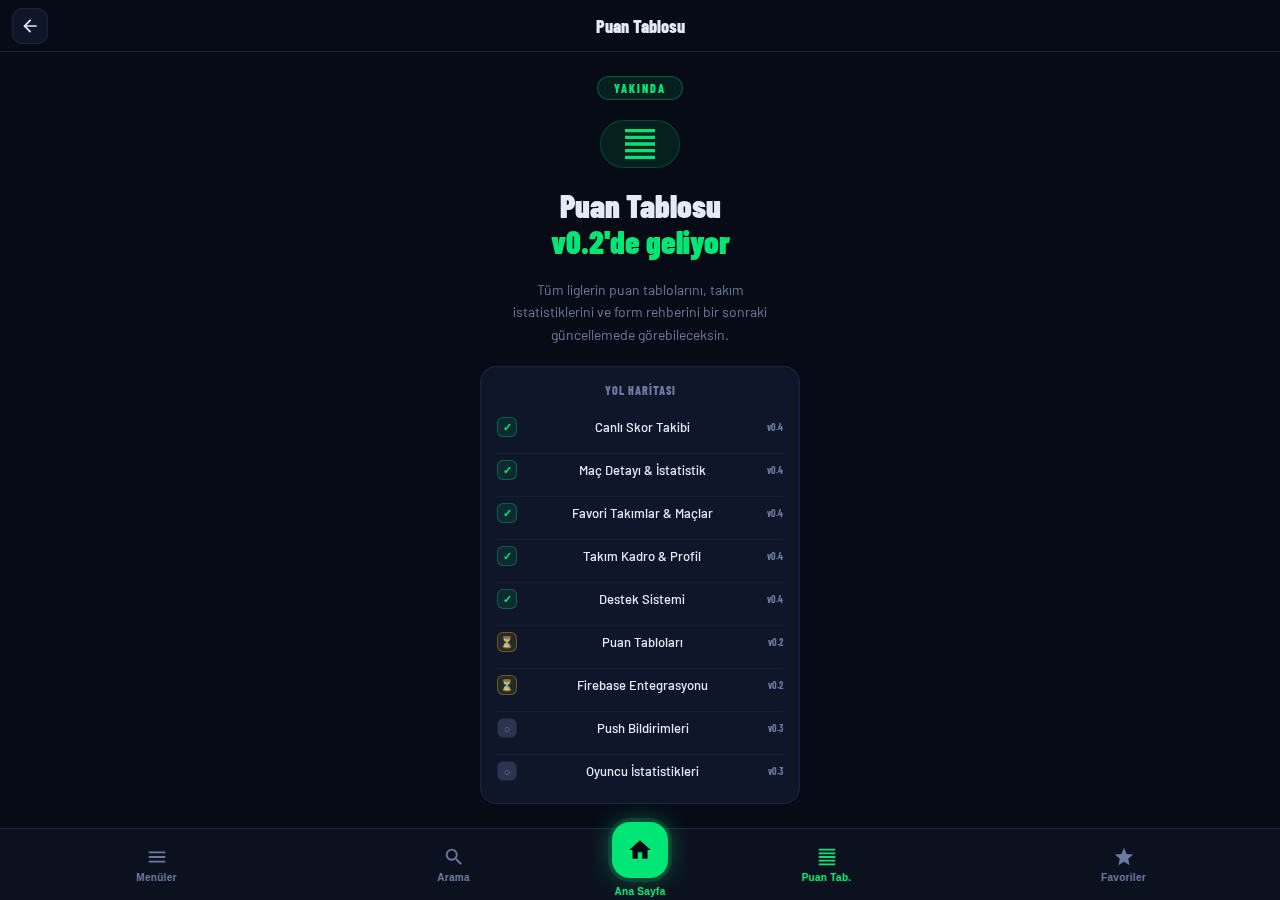
<file: table.html>
<!DOCTYPE html>
<html lang="tr">
<head>
  <meta charset="UTF-8"/>
  <meta name="apple-mobile-web-app-capable" content="yes"/>
  <meta name="apple-mobile-web-app-status-bar-style" content="black-translucent"/>
  <meta name="theme-color" content="#070b16"/>
  <meta name="viewport" content="width=device-width,initial-scale=1.0,maximum-scale=1.0,user-scalable=no"/>
  <title>Puan Tablosu — RoxyScore</title>
  <link href="https://fonts.googleapis.com/css2?family=Barlow+Condensed:wght@400;600;700;800;900&family=Barlow:wght@400;500;600&display=swap" rel="stylesheet"/>
  <link rel="stylesheet" href="shared.css"/>
  <style>
    :root{
      --bg:#070b16;--bg2:#0c1120;--card:#0f1629;--card2:#141d35;
      --border:#1c2640;--green:#00e676;--green-dim:rgba(0,230,118,.1);
      --red:#ff3d57;--yellow:#ffd600;--text:#e4eaf8;--sub:#6b7a9e;--muted:#2c3550;
      --nav-h:72px;--top-h:52px;
      --font-h:'Barlow Condensed',sans-serif;--font-b:'Barlow',sans-serif;
    }
    *{margin:0;padding:0;box-sizing:border-box;-webkit-tap-highlight-color:transparent}
    html,body{height:100%;overflow:hidden;background:var(--bg);color:var(--text);font-family:var(--font-b)}

    .topbar{position:fixed;top:0;left:0;right:0;height:var(--top-h);background:var(--bg);border-bottom:1px solid var(--border);display:flex;align-items:center;justify-content:space-between;padding:0 12px;z-index:100}
    .back-btn{background:var(--card);border:1px solid var(--border);border-radius:10px;width:36px;height:36px;display:flex;align-items:center;justify-content:center;cursor:pointer;transition:.2s}
    .back-btn:hover{border-color:var(--green)}
    .back-btn svg{width:20px;height:20px;fill:var(--text)}
    .topbar-title{font-family:var(--font-h);font-size:18px;font-weight:800}

    .page{position:fixed;top:var(--top-h);bottom:var(--nav-h);left:0;right:0;overflow-y:auto;scrollbar-width:none;display:flex;flex-direction:column;align-items:center;justify-content:center;padding:24px;text-align:center;gap:20px}
    .page::-webkit-scrollbar{display:none}

    .soon-badge{background:var(--green-dim);border:1px solid rgba(0,230,118,.3);color:var(--green);font-family:var(--font-h);font-size:12px;font-weight:800;letter-spacing:2px;padding:4px 16px;border-radius:99px}
    .soon-icon{width:80px;height:80px;background:var(--green-dim);border:1px solid rgba(0,230,118,.2);border-radius:24px;display:flex;align-items:center;justify-content:center}
    .soon-icon svg{width:40px;height:40px;fill:var(--green)}
    .soon-title{font-family:var(--font-h);font-size:32px;font-weight:900;line-height:1.1}
    .soon-title span{color:var(--green)}
    .soon-desc{font-size:14px;color:var(--sub);line-height:1.6;max-width:280px}

    .roadmap{background:var(--card);border:1px solid var(--border);border-radius:16px;padding:16px;width:100%;max-width:320px;display:flex;flex-direction:column;gap:10px}
    .road-title{font-family:var(--font-h);font-size:12px;font-weight:800;color:var(--sub);text-transform:uppercase;letter-spacing:1px;margin-bottom:4px}
    .road-item{display:flex;align-items:center;gap:10px;padding:6px 0}
    .road-item+.road-item{border-top:1px solid rgba(255,255,255,.04)}
    .road-check{width:20px;height:20px;border-radius:6px;display:flex;align-items:center;justify-content:center;font-size:11px;flex-shrink:0;font-family:var(--font-h);font-weight:800}
    .done{background:var(--green-dim);border:1px solid rgba(0,230,118,.3);color:var(--green)}
    .soon{background:rgba(255,214,0,.1);border:1px solid rgba(255,214,0,.3);color:var(--yellow)}
    .later{background:var(--muted);border:1px solid var(--border);color:var(--sub)}
    .road-text{font-size:13px;font-weight:500;flex:1}
    .road-ver{font-size:10px;color:var(--sub);font-family:var(--font-h);font-weight:700}

    .bottom-nav{position:fixed;bottom:0;left:0;right:0;z-index:200;height:var(--nav-h);background:var(--bg2);border-top:1px solid var(--border);display:flex;align-items:center;justify-content:space-around;padding:0 8px;padding-bottom:env(safe-area-inset-bottom,0)}
    .nav-btn{display:flex;flex-direction:column;align-items:center;gap:4px;background:none;border:none;cursor:pointer;color:var(--sub);padding:8px 10px;border-radius:12px;transition:.2s;flex:1}
    .nav-btn:hover{color:var(--text)}
    .nav-btn.nav-active{color:var(--green)}
    .nav-btn svg{width:22px;height:22px;fill:currentColor}
    .nav-btn span{font-size:10px;font-weight:600;letter-spacing:.3px}
    .nav-center{display:flex;flex-direction:column;align-items:center;gap:4px;background:none;border:none;cursor:pointer;padding:0 10px;flex:0 0 auto}
    .nav-center-inner{width:56px;height:56px;border-radius:18px;background:var(--green);display:flex;align-items:center;justify-content:center;box-shadow:0 0 0 4px rgba(0,230,118,.15),0 0 24px rgba(0,230,118,.4);transition:.2s;position:relative;top:-10px}
    .nav-center-inner svg{width:26px;height:26px;fill:#040b12}
    .nav-center span{font-size:10px;font-weight:700;color:var(--green);letter-spacing:.3px;margin-top:-6px}
    .nav-center:hover .nav-center-inner{transform:translateY(-2px);box-shadow:0 0 0 6px rgba(0,230,118,.2),0 0 32px rgba(0,230,118,.5)}
  </style>
  <link rel="manifest" href="manifest.json"/>
</head>
<body class="anim-left">

  <header class="topbar">
    <button class="back-btn" id="back-btn">
      <svg viewBox="0 0 24 24"><path d="M20 11H7.83l5.59-5.59L12 4l-8 8 8 8 1.41-1.41L7.83 13H20v-2z"/></svg>
    </button>
    <span class="topbar-title">Puan Tablosu</span>
    <div style="width:36px"></div>
  </header>

  <div class="page">
    <div class="soon-badge">YAKINDA</div>
    <div class="soon-icon">
      <svg viewBox="0 0 24 24"><path d="M3 3h18v2H3zm0 4h18v2H3zm0 4h18v2H3zm0 4h18v2H3zm0 4h18v2H3z"/></svg>
    </div>
    <div class="soon-title">Puan Tablosu<br><span>v0.2'de geliyor</span></div>
    <p class="soon-desc">Tüm liglerin puan tablolarını, takım istatistiklerini ve form rehberini bir sonraki güncellemede görebileceksin.</p>

    <div class="roadmap">
      <div class="road-title">Yol Haritası</div>
      <div class="road-item"><div class="road-check done">✓</div><div class="road-text">Canlı Skor Takibi</div><span class="road-ver">v0.4</span></div>
      <div class="road-item"><div class="road-check done">✓</div><div class="road-text">Maç Detayı & İstatistik</div><span class="road-ver">v0.4</span></div>
      <div class="road-item"><div class="road-check done">✓</div><div class="road-text">Favori Takımlar & Maçlar</div><span class="road-ver">v0.4</span></div>
      <div class="road-item"><div class="road-check done">✓</div><div class="road-text">Takım Kadro & Profil</div><span class="road-ver">v0.4</span></div>
      <div class="road-item"><div class="road-check done">✓</div><div class="road-text">Destek Sistemi</div><span class="road-ver">v0.4</span></div>
      <div class="road-item"><div class="road-check soon">⏳</div><div class="road-text">Puan Tabloları</div><span class="road-ver">v0.2</span></div>
      <div class="road-item"><div class="road-check soon">⏳</div><div class="road-text">Firebase Entegrasyonu</div><span class="road-ver">v0.2</span></div>
      <div class="road-item"><div class="road-check later">○</div><div class="road-text">Push Bildirimleri</div><span class="road-ver">v0.3</span></div>
      <div class="road-item"><div class="road-check later">○</div><div class="road-text">Oyuncu İstatistikleri</div><span class="road-ver">v0.3</span></div>
    </div>
  </div>

  <nav class="bottom-nav">
    <button class="nav-btn" id="nav-menu">
      <svg viewBox="0 0 24 24"><path d="M3 18h18v-2H3v2zm0-5h18v-2H3v2zm0-7v2h18V6H3z"/></svg>
      <span>Menüler</span>
    </button>
    <button class="nav-btn" id="nav-home">
      <svg viewBox="0 0 24 24"><path d="M15.5 14h-.79l-.28-.27A6.471 6.471 0 0016 9.5 6.5 6.5 0 109.5 16c1.61 0 3.09-.59 4.23-1.57l.27.28v.79l5 4.99L20.49 19l-4.99-5zm-6 0C7.01 14 5 11.99 5 9.5S7.01 5 9.5 5 14 7.01 14 9.5 11.99 14 9.5 14z"/></svg>
      <span>Arama</span>
    </button>
    <button class="nav-center" id="nav-center">
      <div class="nav-center-inner"><svg viewBox="0 0 24 24"><path d="M10 20v-6h4v6h5v-8h3L12 3 2 12h3v8z"/></svg></div>
      <span>Ana Sayfa</span>
    </button>
    <button class="nav-btn nav-active" id="nav-table">
      <svg viewBox="0 0 24 24"><path d="M3 3h18v2H3zm0 4h18v2H3zm0 4h18v2H3zm0 4h18v2H3zm0 4h18v2H3z"/></svg>
      <span>Puan Tab.</span>
    </button>
    <button class="nav-btn" id="nav-fav">
      <svg viewBox="0 0 24 24"><path d="M12 17.27L18.18 21l-1.64-7.03L22 9.24l-7.19-.61L12 2 9.19 8.63 2 9.24l5.46 4.73L5.82 21z"/></svg>
      <span>Favoriler</span>
    </button>
  </nav>

  <script src="config.js"></script>
  <script src="data.js"></script>
  <script src="shared.js"></script>
  <script>
    document.getElementById('back-btn').addEventListener('click', function(){ goBack('home.html'); });
    document.getElementById('nav-menu').addEventListener('click',   function(){ goTo('home.html'); });
    document.getElementById('nav-home').addEventListener('click',   function(){ goTo('home.html'); });
    document.getElementById('nav-center').addEventListener('click', function(){ goTo('home.html'); });
    document.getElementById('nav-fav').addEventListener('click',    function(){ goTo('favorites.html'); });
  </script>
</body>
</html>
</file>
<file: shared.css>
/* ================================================
   RoxyScore — shared.css  v0.3
   Sayfa animasyonları + CSS logo sistemi
   ================================================ */

/* ── SAYFA GİRİŞ ── */
@keyframes pageIn      { from { opacity:0; transform:translateX(20px); }  to { opacity:1; transform:none; } }
@keyframes pageInLeft  { from { opacity:0; transform:translateX(-20px); } to { opacity:1; transform:none; } }
@keyframes pageInUp    { from { opacity:0; transform:translateY(18px); }  to { opacity:1; transform:none; } }

body                { animation: pageIn     .26s cubic-bezier(.4,0,.2,1) both; }
body.anim-left      { animation: pageInLeft .26s cubic-bezier(.4,0,.2,1) both; }
body.anim-up        { animation: pageInUp   .26s cubic-bezier(.4,0,.2,1) both; }

/* ── SAYFA ÇIKIŞ ── */
body.page-exit {
  opacity: 0 !important;
  transform: translateX(-20px) !important;
  transition: opacity .19s ease, transform .19s ease !important;
  pointer-events: none !important;
  animation: none !important;
}
body.page-exit-right {
  opacity: 0 !important;
  transform: translateX(20px) !important;
  transition: opacity .19s ease, transform .19s ease !important;
  pointer-events: none !important;
  animation: none !important;
}

/* ── CSS TAKIM LOGOSU ──
   Kullanım: buildLogo(teamId, size) fonksiyonu ile oluşturulur
   Firebase'e geçişte buildLogo() → <img> döndürecek
── */
.tl {
  border-radius: 8px;
  background: var(--tc, #1e2740);
  border: 1px solid rgba(255,255,255,0.10);
  display: flex;
  align-items: center;
  justify-content: center;
  font-family: 'Barlow Condensed', sans-serif;
  font-weight: 900;
  color: rgba(255,255,255,0.90);
  letter-spacing: -0.5px;
  flex-shrink: 0;
  position: relative;
  overflow: hidden;
  user-select: none;
}
.tl::after {
  content: '';
  position: absolute;
  bottom: 0; left: 0; right: 0;
  height: 3px;
  background: var(--tc2, rgba(255,255,255,0.15));
}
.tl-xs  { width:22px;  height:22px;  font-size:8px;  border-radius:5px; }
.tl-sm  { width:32px;  height:32px;  font-size:12px; border-radius:8px; }
.tl-md  { width:44px;  height:44px;  font-size:16px; border-radius:11px; }
.tl-lg  { width:60px;  height:60px;  font-size:22px; border-radius:14px; }
.tl-xl  { width:72px;  height:72px;  font-size:26px; border-radius:16px; }

/* ── TOAST (global) ── */
#toast-container {
  position: fixed;
  top: 60px;
  left: 50%;
  transform: translateX(-50%);
  z-index: 9999;
  display: flex;
  flex-direction: column;
  gap: 8px;
  width: calc(100% - 32px);
  max-width: 380px;
  pointer-events: none;
}
.toast {
  background: #141d35;
  border: 1px solid #263050;
  border-left: 4px solid #00e676;
  border-radius: 12px;
  padding: 12px 16px;
  display: flex;
  align-items: center;
  gap: 10px;
  box-shadow: 0 8px 30px rgba(0,0,0,.55);
  animation: toastIn .28s cubic-bezier(.4,0,.2,1) both;
  pointer-events: all;
}
.toast.neutral  { border-left-color: #6b7a9e; }
.toast.yellow-card { border-left-color: #ffd600; }
.toast.red-card    { border-left-color: #ff3d57; }
.toast.goal        { border-left-color: #00e676; }
.toast-icon  { font-size: 20px; flex-shrink: 0; }
.toast-title { font-family:'Barlow Condensed',sans-serif; font-size:14px; font-weight:800; color:#e4eaf8; }
.toast-sub   { font-size:11px; color:#6b7a9e; margin-top:2px; }
@keyframes toastIn { from{opacity:0;transform:translateY(-10px)} to{opacity:1;transform:none} }
</file>
